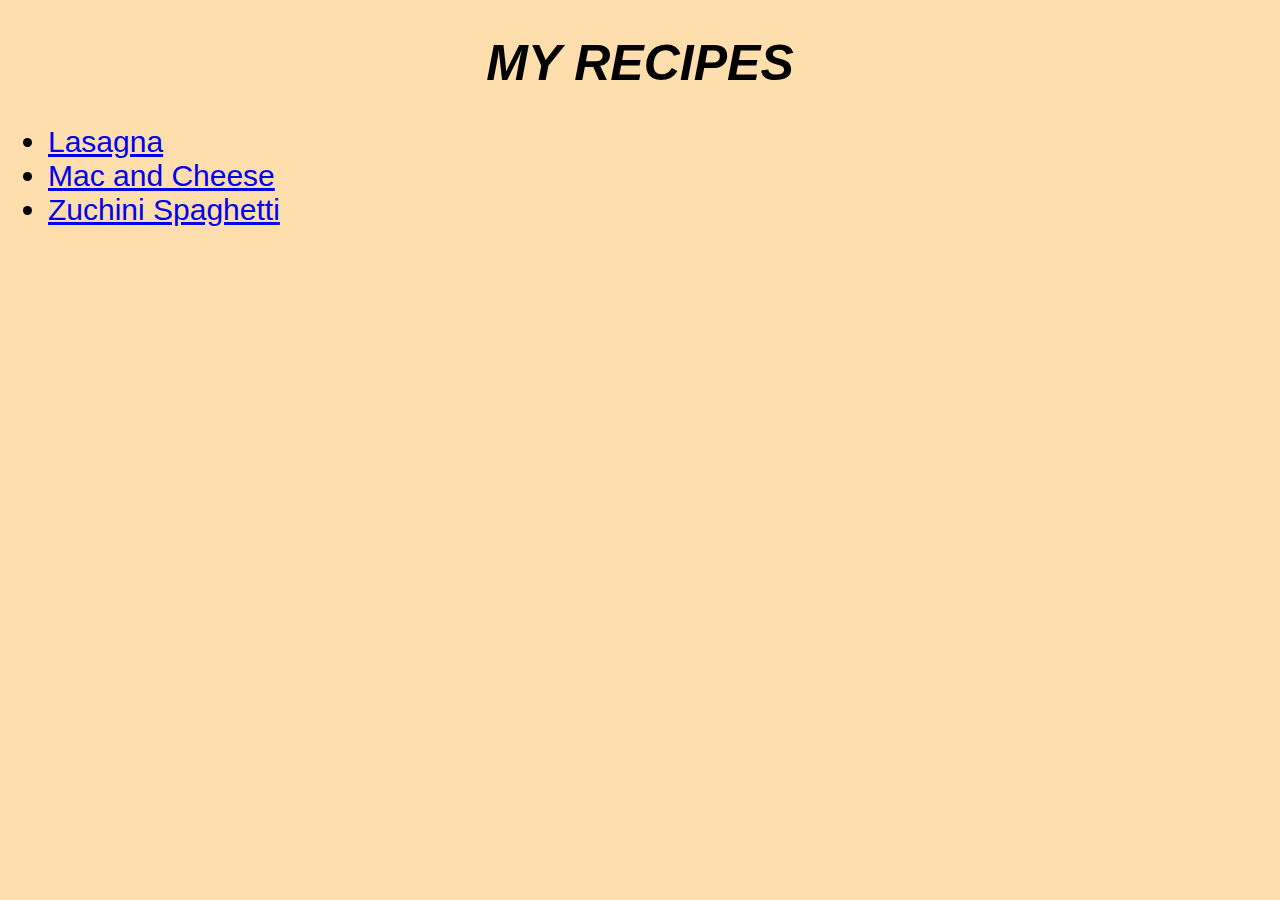
<file: index.html>
<!DOCTYPE html>
<html lang="en">
<head>
    <meta charset="UTF-8">
    <meta name="viewport" content="width=device-width, initial-scale=1.0">
    <link rel="stylesheet" href="styles.css">
    <title>Recipes</title>
</head>
<body>
    <h1> MY RECIPES </h1>
    
        <div>
         <ul>
             <li><a href="recipes/lasagna.html">Lasagna</a></li>
             <li><a href="recipes/macandcheese.html">Mac and Cheese</a></li>
             <li><a href="recipes/spag.html"> Zuchini Spaghetti</a></li>
         </ul>
        </div> 
</body>
</html>
</file>
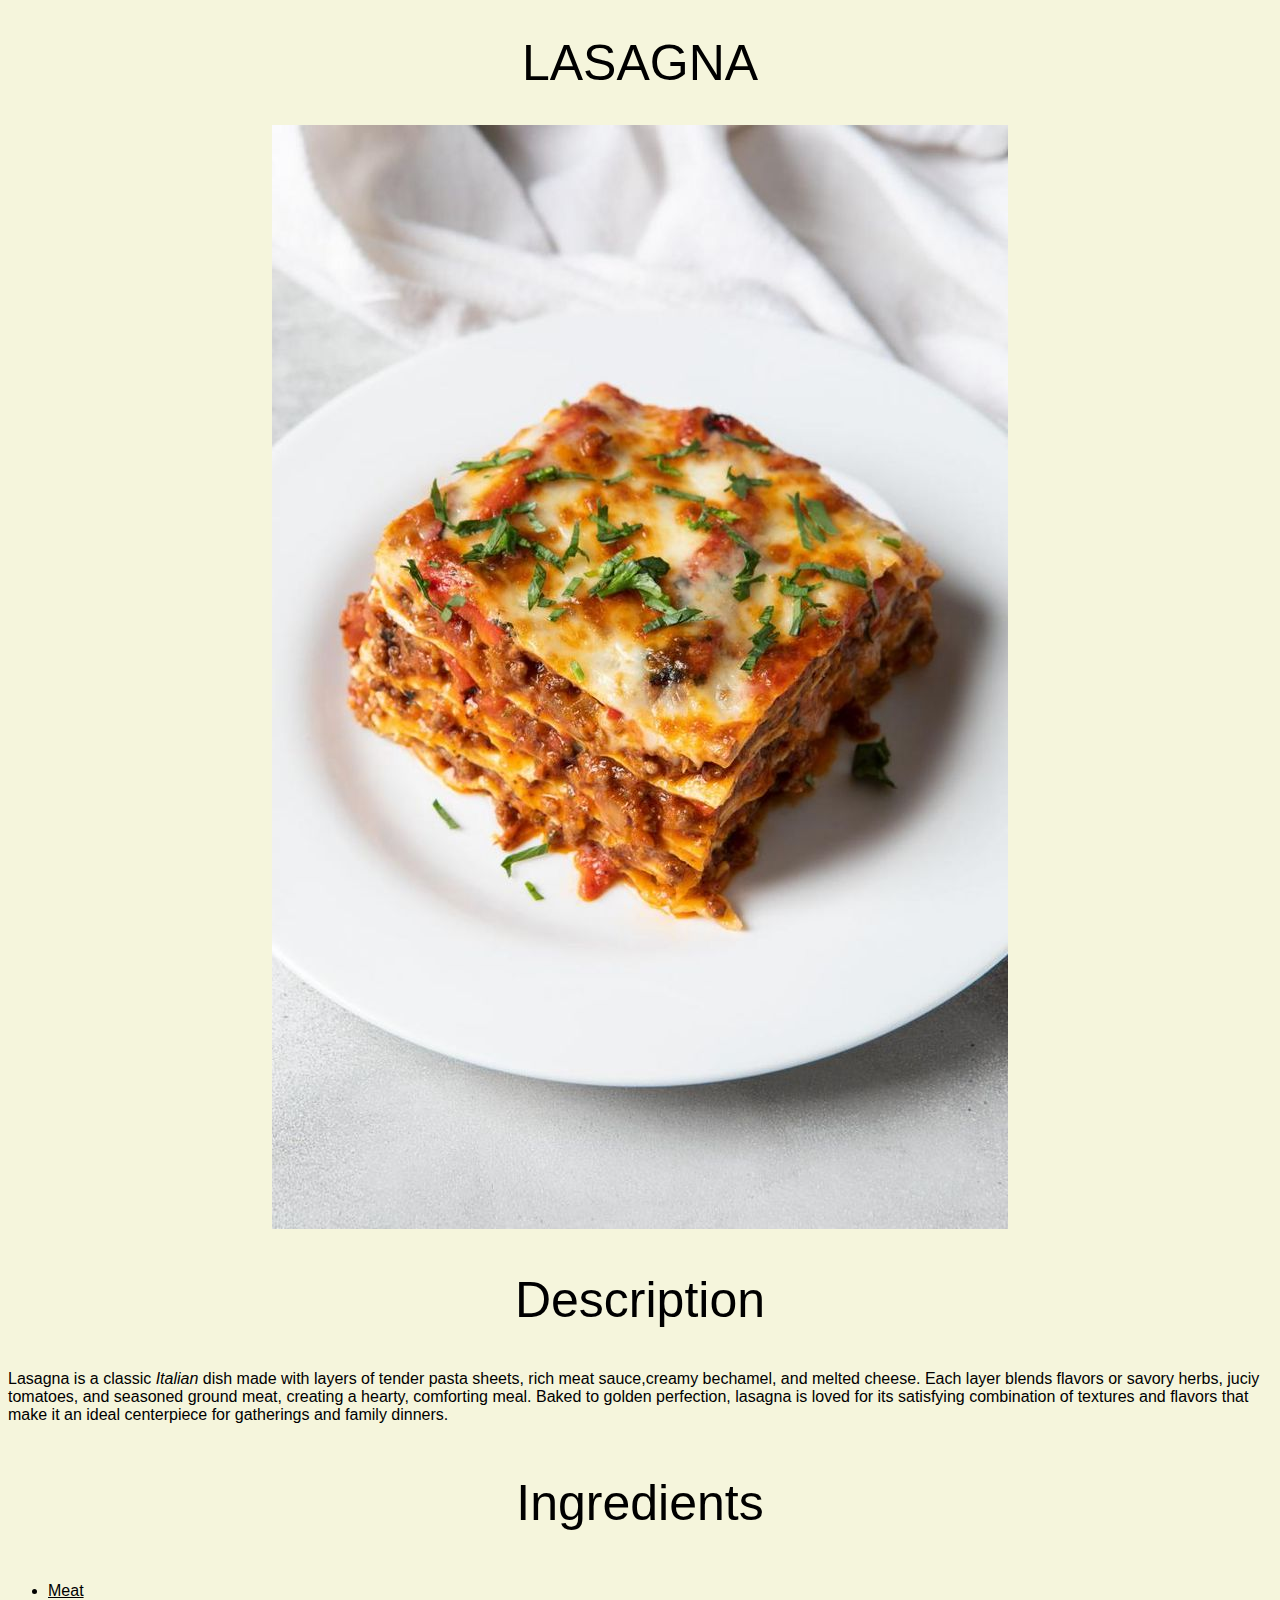
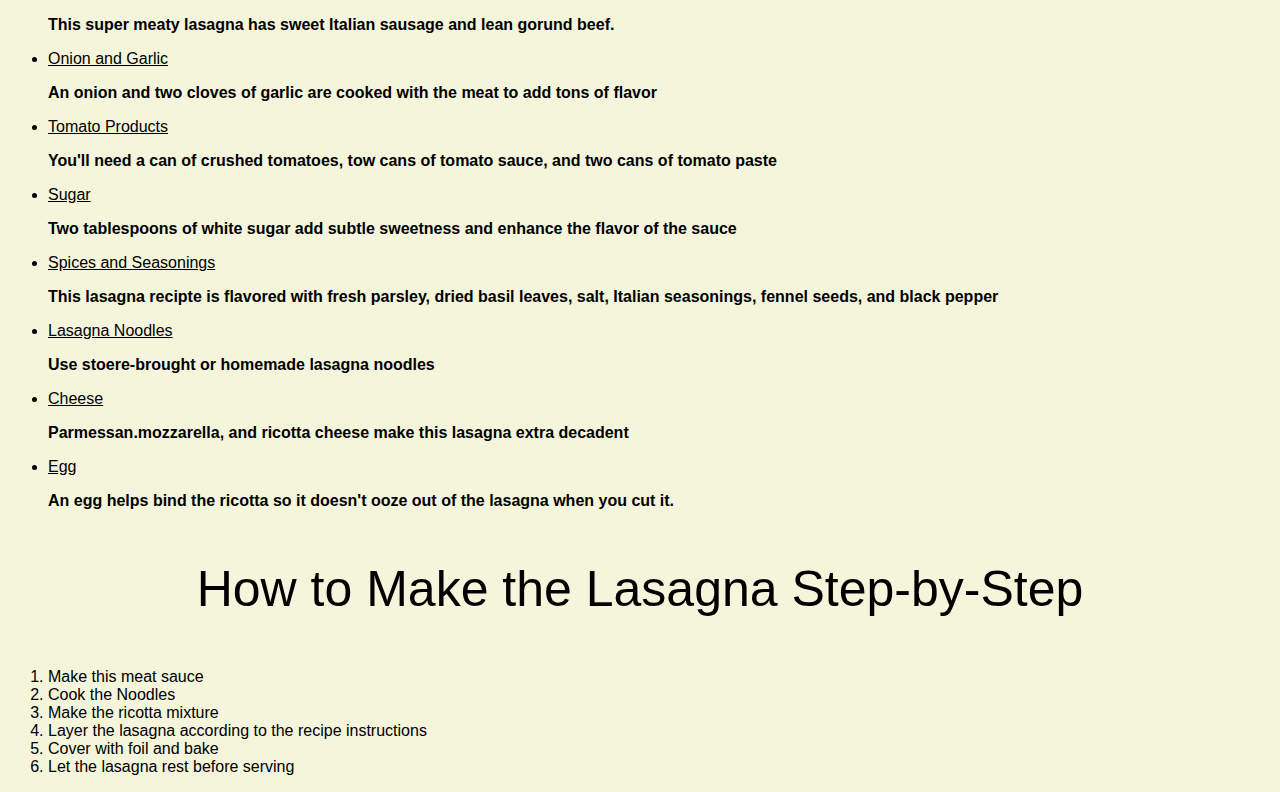
<file: recipes/lasagna.html>
<!DOCTYPE html>
<html lang="en">
<head>
    <meta charset="UTF-8">
    <meta name="viewport" content="width=device-width, initial-scale=1.0">
    <link rel="stylesheet" href="lasagna.css">
    <title>Lasagna</title>
</head>
<body>
    <h1>LASAGNA</h1>
    <img src="lasagna.jpeg" alt="background image" class="center-image">
    <h2>Description</h2>
        <p>Lasagna is a classic <i> Italian</i> dish made with layers of tender pasta sheets, rich meat sauce,creamy bechamel, and melted cheese. Each layer blends flavors or savory herbs, juciy tomatoes, and
            seasoned ground meat, creating a hearty, comforting meal. <il></il>Baked to golden perfection, lasagna is loved for its satisfying combination of 
            textures and flavors that make it an ideal centerpiece for gatherings and family dinners.
        </p>
    
    <h3>Ingredients</h3>
            <ul>
                <li><u>Meat</u></li>
                    <p> <b>This super meaty lasagna has sweet Italian sausage and lean gorund beef.</b></p>
  
                <li><u>Onion and Garlic</u></li>
                    <p><b>An onion and two cloves of garlic are cooked with the meat to add tons of flavor</b></p>
      
                 <li><u>Tomato Products</u></li>
                    <p><b> You'll need a can of crushed tomatoes, tow cans of tomato sauce, and two cans of tomato paste</b></p>

                <li><u>Sugar</u></li>
                    <p><b>Two tablespoons of white sugar add subtle sweetness and enhance the flavor of the sauce</b></p>

                <li><u>Spices and Seasonings</u></li>
                    <p><b>This lasagna recipte is flavored with fresh parsley, dried basil leaves, salt, Italian seasonings, fennel seeds, and black pepper</b></p>
           
                <li><u>Lasagna Noodles</u></li>
                    <p><b> Use stoere-brought or homemade lasagna noodles</b></p>

                <li><u>Cheese</u></li>
                    <p><b>Parmessan.mozzarella, and ricotta cheese make this lasagna extra decadent</b></p>
                
                <li><u>Egg</u></li>
                    <p><b> An egg helps bind the ricotta so it doesn't ooze out of the lasagna when you cut it.</b></p>
           
                </ul>
                <h3> How to Make the Lasagna Step-by-Step</h3>
                <ol>
                    <li>Make this meat sauce</li>
                    <li>Cook the Noodles</li>
                    <li>Make the ricotta mixture</li>
                    <li>Layer the lasagna according to the recipe instructions</li>
                    <li>Cover with foil and bake</li>
                    <li>Let the lasagna rest before serving</li>
                </ol>
        </ul>
</body>
</html>
</file>
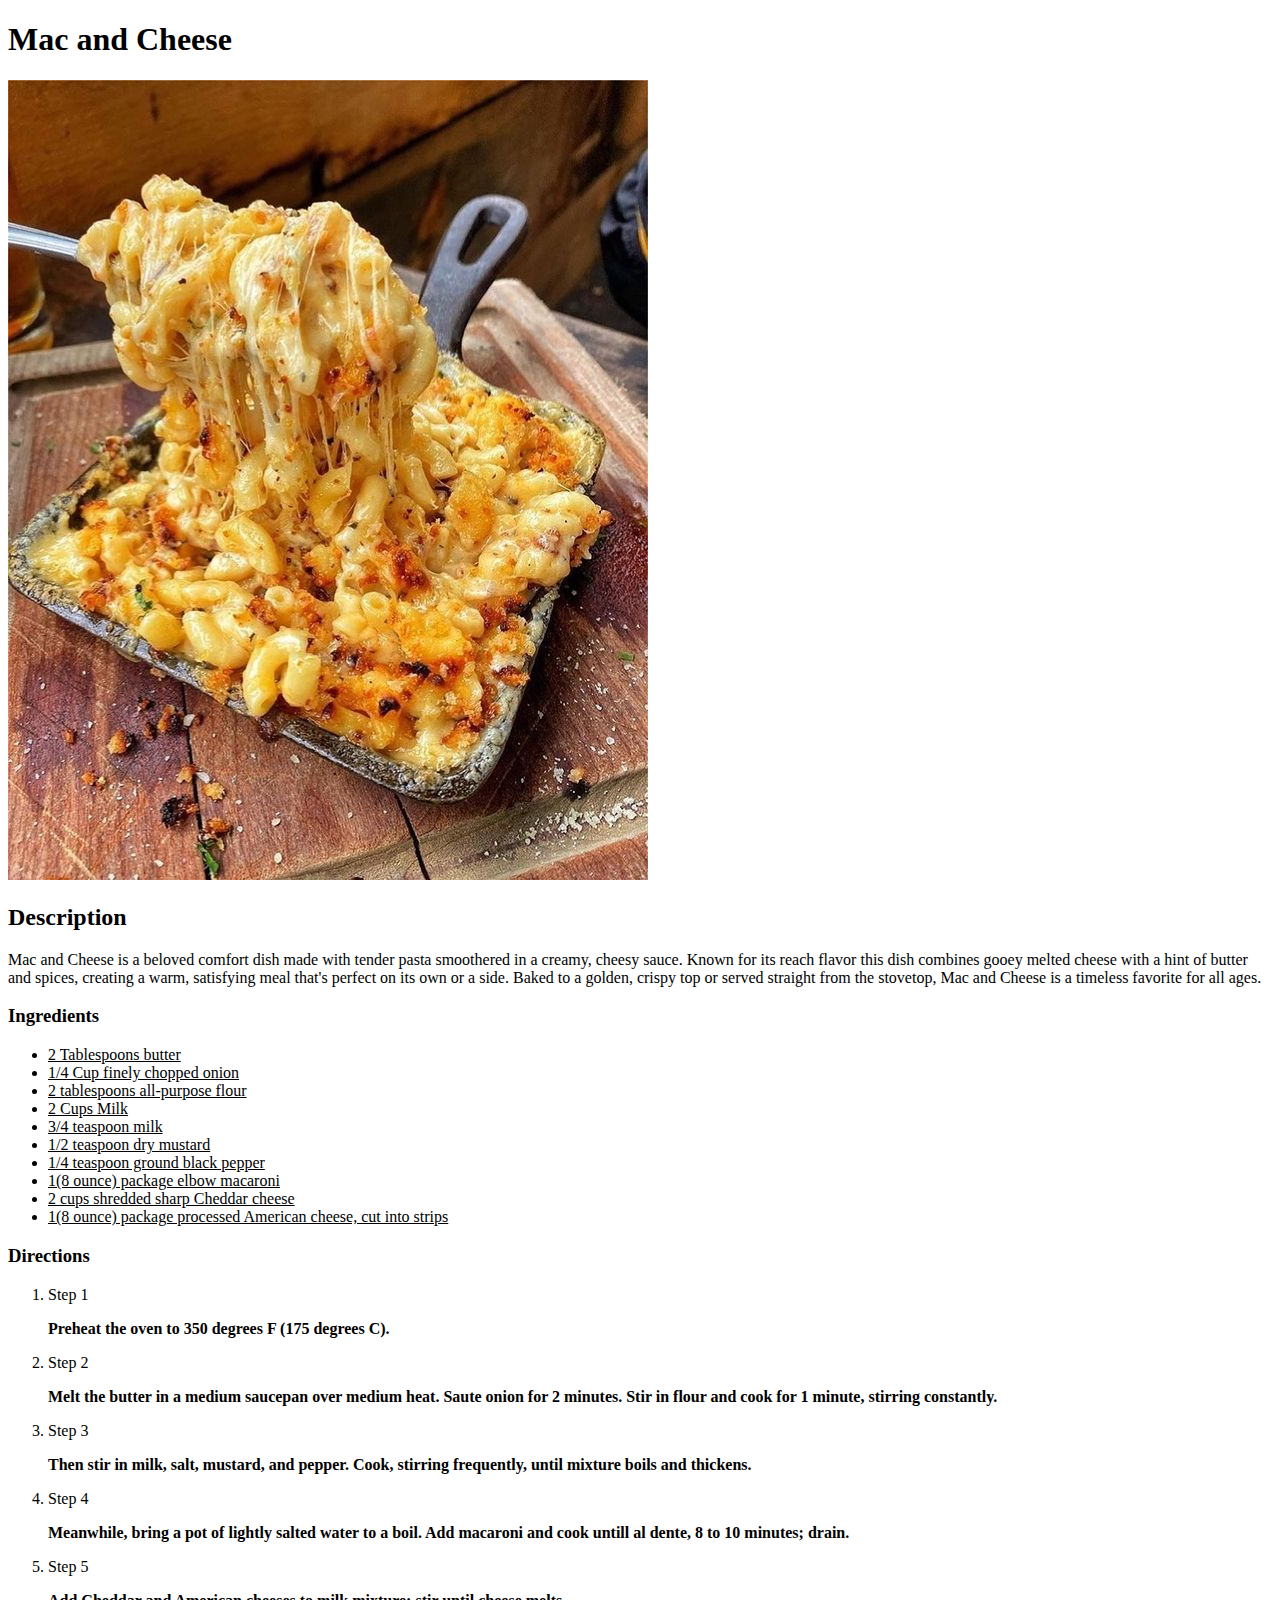
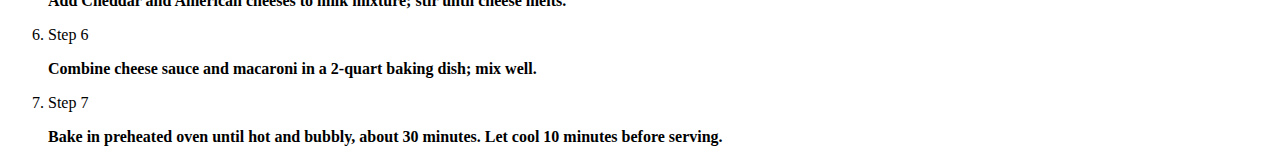
<file: recipes/macandcheese.html>
<!DOCTYPE html>
<html lang="en">
<head>
    <meta charset="UTF-8">
    <meta name="viewport" content="width=device-width, initial-scale=1.0">
    <title>Mac and Cheese</title>
</head>
<body>
    <h1> Mac and Cheese</h1>
        <img src="macheese.jpeg" alt="background image" class="center-image">
    <h2> Description</h2>
        <p>Mac and Cheese is a beloved comfort dish made with tender pasta smoothered in a creamy, cheesy sauce. Known for its reach flavor
            this dish combines gooey melted cheese with a hint of butter and spices, creating a warm, satisfying meal that's perfect on its own
            or a side. Baked to a golden, crispy top or served straight from the stovetop, Mac and Cheese is a timeless favorite for all ages.
        </p>

    <h3>Ingredients</h3>
    <ul>
        <li><u>2 Tablespoons butter</u></li>
           
        <li><u>1/4 Cup finely chopped onion</u></li>
          
         <li><u>2 tablespoons all-purpose flour</u></li>
           
        <li><u>2 Cups Milk</u></li>
           
        <li><u>3/4 teaspoon milk</u></li>
           
        <li><u>1/2 teaspoon dry mustard</u></li>
          
        <li><u>1/4 teaspoon ground black pepper</u></li>
          
        <li><u>1(8 ounce) package elbow macaroni</u></li>

        <li><u>2 cups shredded sharp Cheddar cheese</u></li>

        <li><u>1(8 ounce) package processed American cheese, cut into strips</u></li>
   
        </ul>


    <h3>Directions</h3>
        <ol>
            <li>Step 1</li>
            <p><b>Preheat the oven to 350 degrees F (175 degrees C).</b></p>
  
            <li>Step 2</li>
            <p><b>Melt the butter in a medium saucepan over medium heat. Saute onion for 2 minutes. Stir in flour and cook for 1 minute, stirring constantly.</b></p>

            <li>Step 3</li>
            <p><b>Then stir in milk, salt, mustard, and pepper. Cook, stirring frequently, until mixture boils and thickens.</b></p>
     
            <li>Step 4</li>
            <p><b>Meanwhile, bring a pot of lightly salted water to a boil. Add macaroni and cook untill al dente, 8 to 10 minutes; drain.</b></p>
      
            <li>Step 5</li>
            <p><b>Add Cheddar and American cheeses to milk mixture; stir until cheese melts.</b></p>
           
            <li> Step 6</li>
            <p><b> Combine cheese sauce and macaroni in a 2-quart baking dish; mix well.</b></p>

            <li>Step 7</li>
            <p><b>Bake in preheated oven until hot and bubbly, about 30 minutes. Let cool 10 minutes before serving.</b></p>


</body>
</html>
</file>
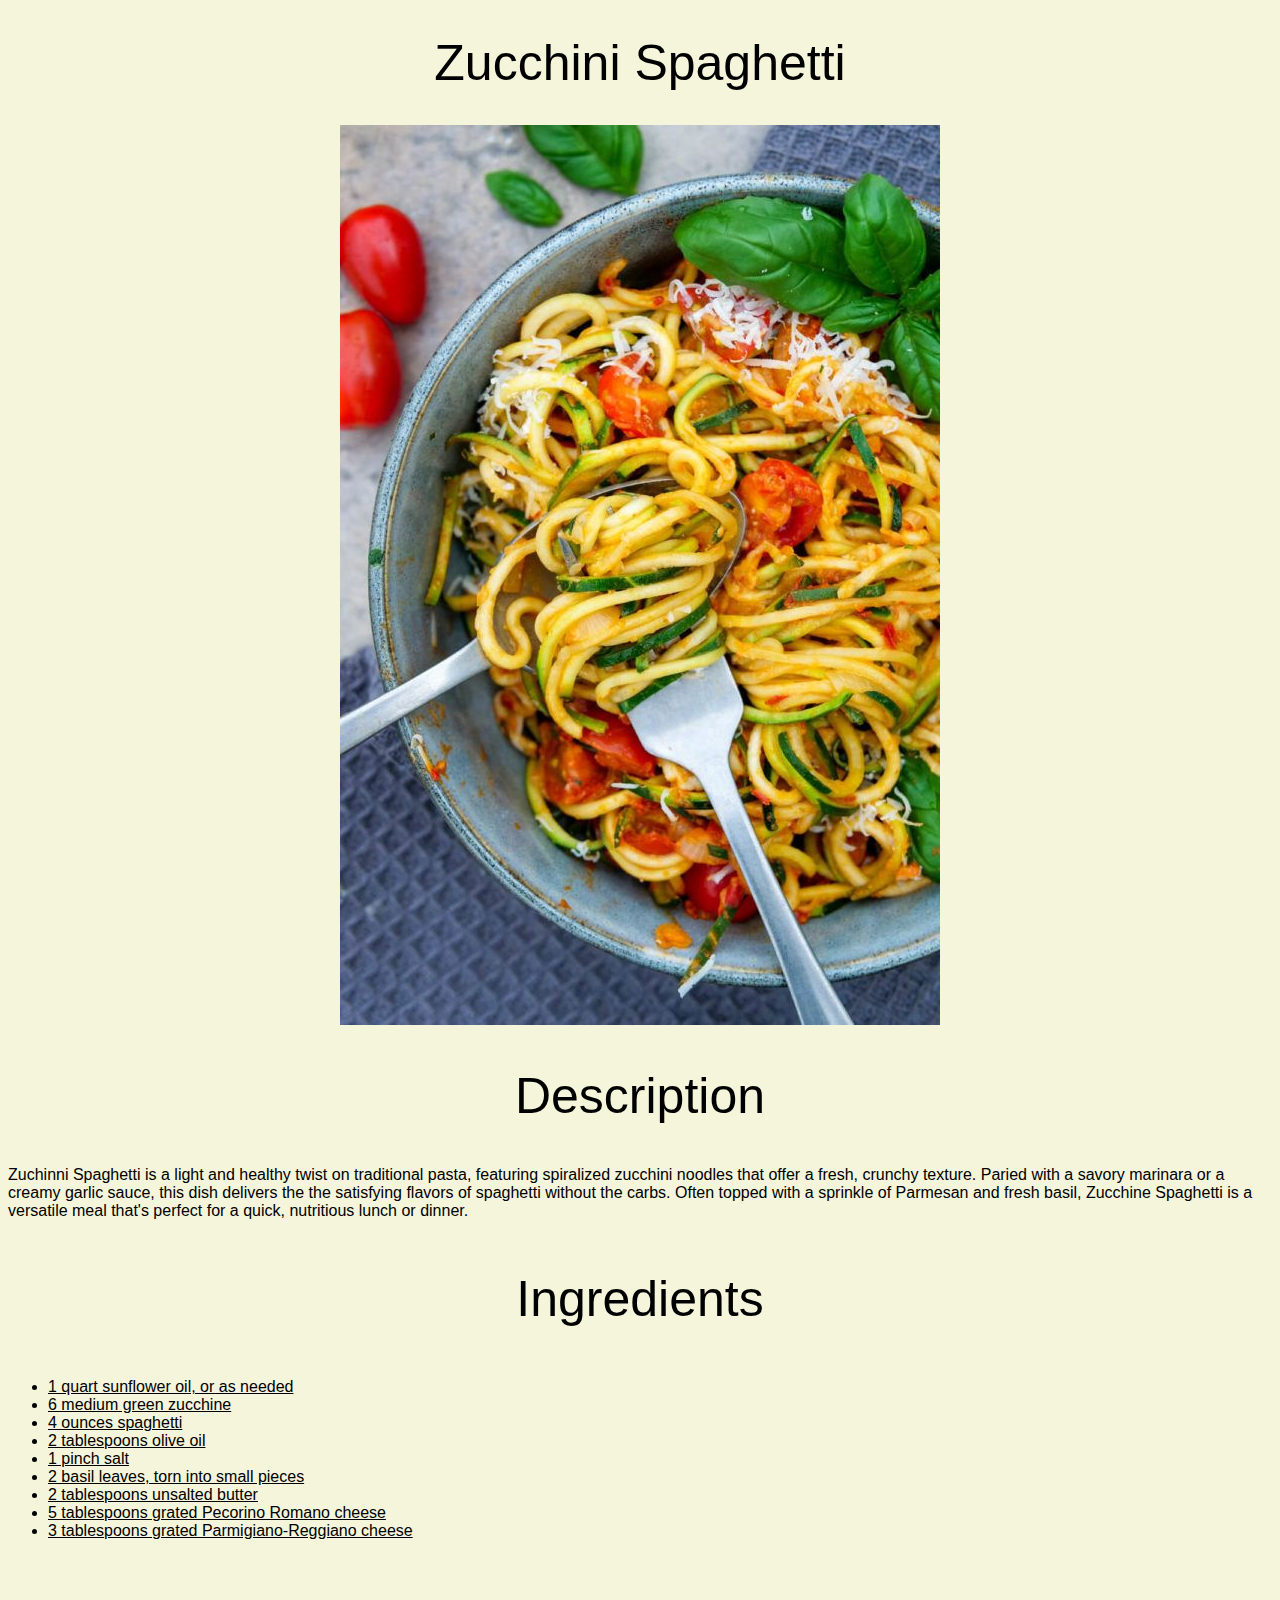
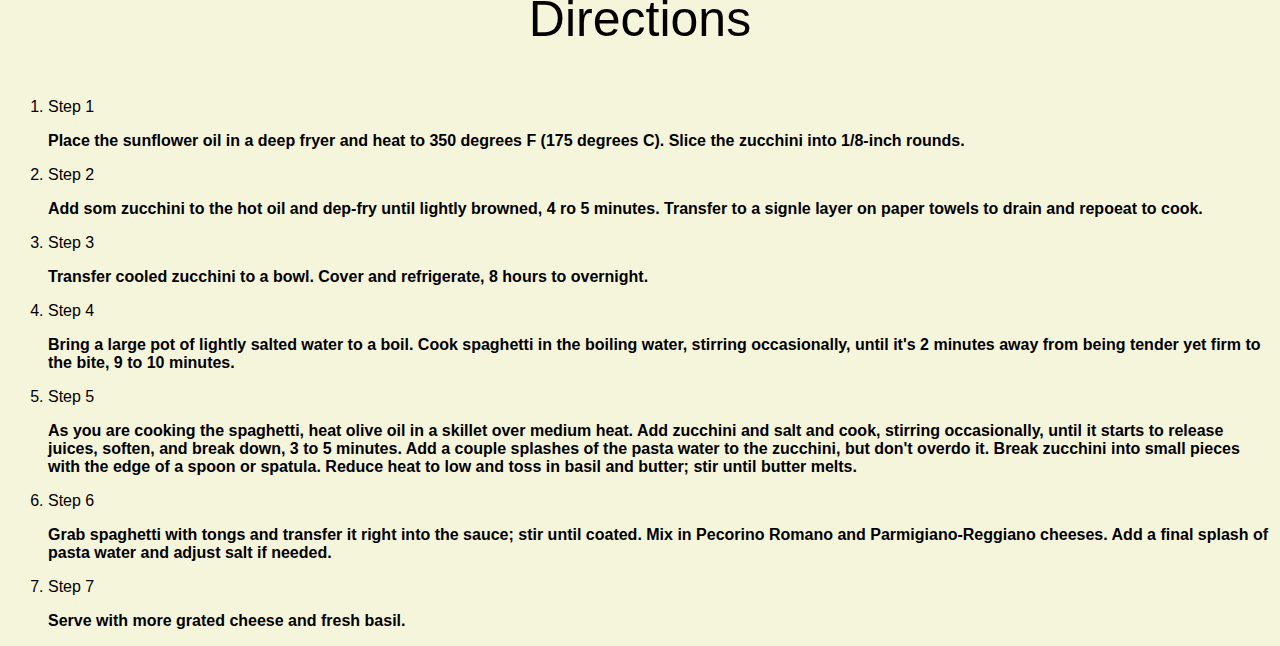
<file: recipes/spag.html>
<!DOCTYPE html>
<html lang="en">
<head>
    <meta charset="UTF-8">
    <meta name="viewport" content="width=device-width, initial-scale=1.0">
    <link rel="stylesheet" href="spag.css">
    <title>Spaghetti</title>
</head>
<body>
    <h1>Zucchini Spaghetti</h1>
        <img src="spg.jpeg" alt="background image" class="center-image">
    <h2>Description</h2>
        <p>Zuchinni Spaghetti is a light and healthy twist on traditional pasta, featuring spiralized zucchini noodles
            that offer a fresh, crunchy texture. Paried with a savory marinara or a creamy garlic sauce, this dish delivers the
            the satisfying flavors of spaghetti without the carbs. Often topped with a sprinkle of Parmesan and fresh basil, Zucchine Spaghetti is a versatile
            meal that's perfect for a quick, nutritious lunch or dinner.
        </p>
    <h3> Ingredients</h3>
     <ul>
        <li><u>1 quart sunflower oil, or as needed </u></li>
           
        <li><u> 6 medium green zucchine</u></li>
          
         <li><u> 4 ounces spaghetti</u></li>
           
        <li><u> 2 tablespoons olive oil</u></li>
           
        <li><u> 1 pinch salt</u></li>
           
        <li><u>2 basil leaves, torn into small pieces</u></li>
          
        <li><u>2 tablespoons unsalted butter</u></li>
          
        <li><u>5 tablespoons grated Pecorino Romano cheese</u></li>

        <li><u>3 tablespoons grated Parmigiano-Reggiano cheese</u></li>

        </ul>

        <h3>Directions</h3>
        <ol>
            <li>Step 1</li>
            <p><b>Place the sunflower oil in a deep fryer and heat to 350 degrees F (175 degrees C). Slice the zucchini into 1/8-inch rounds.</b></p>
  
            <li>Step 2</li>
            <p><b>Add som zucchini to the hot oil and dep-fry until lightly browned, 4 ro 5 minutes. Transfer to a signle layer on paper towels to drain and repoeat to cook.</b></p>

            <li>Step 3</li>
            <p><b>Transfer cooled zucchini to a bowl. Cover and refrigerate, 8 hours to overnight.</b></p>

            <li>Step 4</li>
            <p><b>Bring a large pot of lightly salted water to a boil. Cook spaghetti in the boiling water, stirring occasionally, until it's 2 minutes away from being tender yet firm to the bite, 9 to 10 minutes.</b></p>

            <li>Step 5</li>
           <p><b>As you are cooking the spaghetti, heat olive oil in a skillet over medium heat. Add zucchini and salt and cook, stirring occasionally, until it starts to release juices, soften, and break down, 3 to 5 minutes. Add a couple splashes of the pasta water to the zucchini, but don't overdo it. Break zucchini into small pieces with the edge of a spoon or spatula. Reduce heat to low and toss in basil and butter; stir until butter melts.</b></p>

            <li> Step 6</li>
            <p><b> Grab spaghetti with tongs and transfer it right into the sauce; stir until coated. Mix in Pecorino Romano and Parmigiano-Reggiano cheeses. Add a final splash of pasta water and adjust salt if needed.</b></p>

            <li>Step 7</li>
            <p><b>Serve with more grated cheese and fresh basil.</b></p>

</body>
</html>
</file>
<file: styles.css>
* {
    background-color: navajowhite;



    h1{
        text-align: center;
        font-family: 'Segoe UI', Tahoma, Geneva, Verdana, sans-serif;
        font-size: 50px;
        font-style: italic;

    }

    div {
        font-size: 30px;
        position: relative;
        font-family: 'Segoe UI', Tahoma, Geneva, Verdana, sans-serif;

    }
</file>
<file: recipes/lasagna.css>
* {
    background-color: beige;
    font-family: 'Lucida Sans', 'Lucida Sans Regular', 'Lucida Grande', 'Lucida Sans Unicode', Geneva, Verdana, sans-serif;



}

h1 {
    text-align: center;
    font-size: 50px;
    font-weight: 300;
    font-variant: normal;
    font-stretch: expanded;
    font-style: bold;

}

h2 {
    text-align: center;
    font-size: 50px;
    font-weight: 300;
    font-variant: normal;
    font-stretch: expanded;
    font-style: bold;
}

h3 {
    text-align: center;
    font-size: 50px;
    font-weight: 300;
    font-variant: normal;
    font-stretch: expanded;
    font-style: bold;


}

.center-image {
    display: block;
    margin: 0 auto;


}
</file>
<file: recipes/spag.css>
* {
    background-color: beige;
    font-family: 'Lucida Sans', 'Lucida Sans Regular', 'Lucida Grande', 'Lucida Sans Unicode', Geneva, Verdana, sans-serif;



}

h1 {
    text-align: center;
    font-size: 50px;
    font-weight: 300;
    font-variant: normal;
    font-stretch: expanded;
    font-style: bold;

}

h2 {
    text-align: center;
    font-size: 50px;
    font-weight: 300;
    font-variant: normal;
    font-stretch: expanded;
    font-style: bold;
}

h3 {
    text-align: center;
    font-size: 50px;
    font-weight: 300;
    font-variant: normal;
    font-stretch: expanded;
    font-style: bold;


}

.center-image {
    display: block;
    margin: 0 auto;


}
</file>
